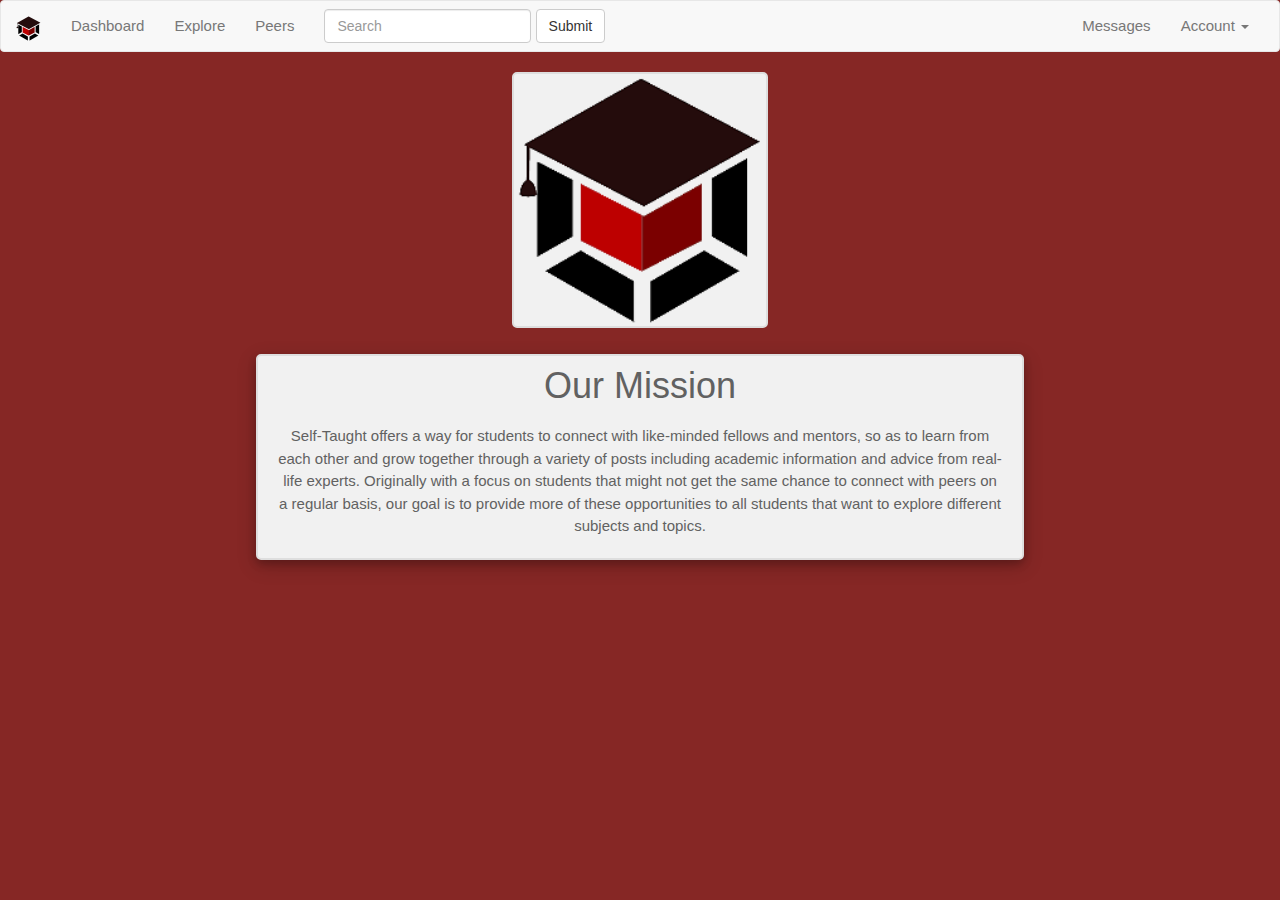
<file: Web App/index.html>
<!DOCTYPE html>
<html lang="en">
    <head>
        <meta charset="utf-8"> 
        <meta name="viewport" content="width=device-width, initial-scale=1">
        <link rel="stylesheet" href="css/styles.css">
        <link rel="stylesheet" href="https://maxcdn.bootstrapcdn.com/bootstrap/3.3.7/css/bootstrap.min.css">
        <script src="https://ajax.googleapis.com/ajax/libs/jquery/3.2.1/jquery.min.js"></script>
        <script src="https://maxcdn.bootstrapcdn.com/bootstrap/3.3.7/js/bootstrap.min.js"></script>
        <link rel="stylesheet" href="https://www.w3schools.com/w3css/4/w3.css">
    </head>

    <body class="brick-background">
        <!-- Load Navigation bar-->
        <div id="nav-placeholder"></div>
        <script>
            $(function(){
                $("#nav-placeholder").load("navbar.html");
            });
        </script>

        <div class="center">
            <img alt="Logo" src="images\Logo.png" style="width: 20%; border: 2px solid #dedede;
            background-color: #f1f1f1;
            border-radius: 5px;">
        </div>

        <div class="light-box center" style="color: rgb(97, 97, 97); margin-right: 20%; margin-left: 20%; margin-top: 2%">
            <h1>
                Our Mission
            </h1>
            <p style="margin: 20px">
                Self-Taught offers a way for students to connect with like-minded fellows and mentors, so as
                to learn from each other and grow together through a variety of posts including academic
                information and advice from real-life experts.
                Originally with a focus on students that might not get the same chance to connect with peers on a 
                regular basis, our goal is to provide more of these opportunities to all students that want to explore 
                different subjects and topics.
            </p>
        </div>
    </body>
</hmtl>
</file>
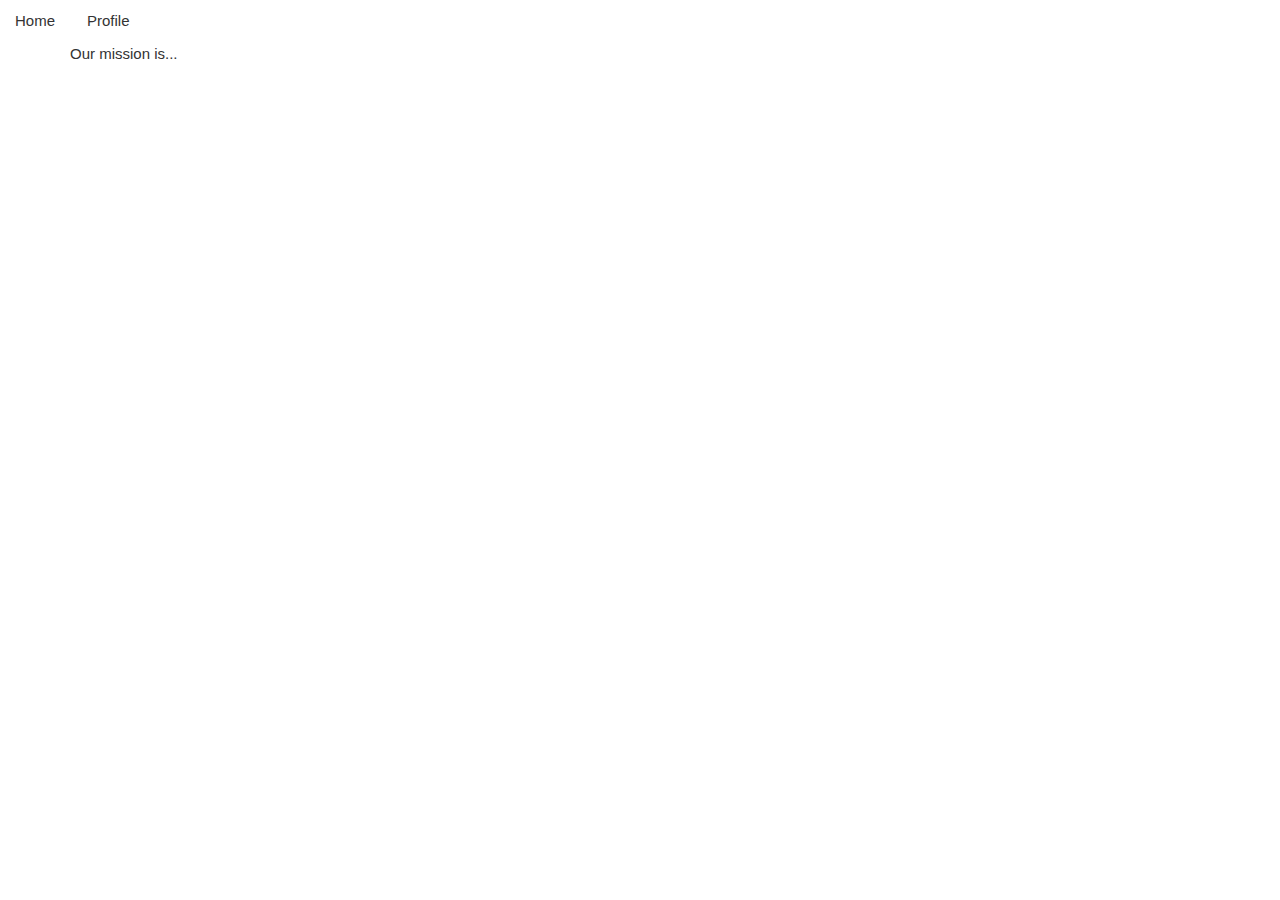
<file: Web App/about.html>
<!DOCTYPE html>
<html lang="en">
    <head>
        <meta charset="utf-8"> 
        <meta name="viewport" content="width=device-width, initial-scale=1">
        <link rel="stylesheet" type="text/css" href="css/styles.css">
        <link rel="stylesheet" href="https://maxcdn.bootstrapcdn.com/bootstrap/3.3.7/css/bootstrap.min.css">
        <script src="https://ajax.googleapis.com/ajax/libs/jquery/3.2.1/jquery.min.js"></script>
        <script src="https://maxcdn.bootstrapcdn.com/bootstrap/3.3.7/js/bootstrap.min.js"></script>
        <link rel="stylesheet" href="https://www.w3schools.com/w3css/4/w3.css">
    </head>

    <body>
        <!--HEADER-->
        <ul class="nav nav-pills">
            <li role="Home"><a href="/..">Home</a></li>
            <li role="Log In"><a href="#">Profile</a></li>
        </ul>
        <div class="container">
            <p>
                Our mission is...
            </p>
        </div>
    </body>
</hmtl>
</file>
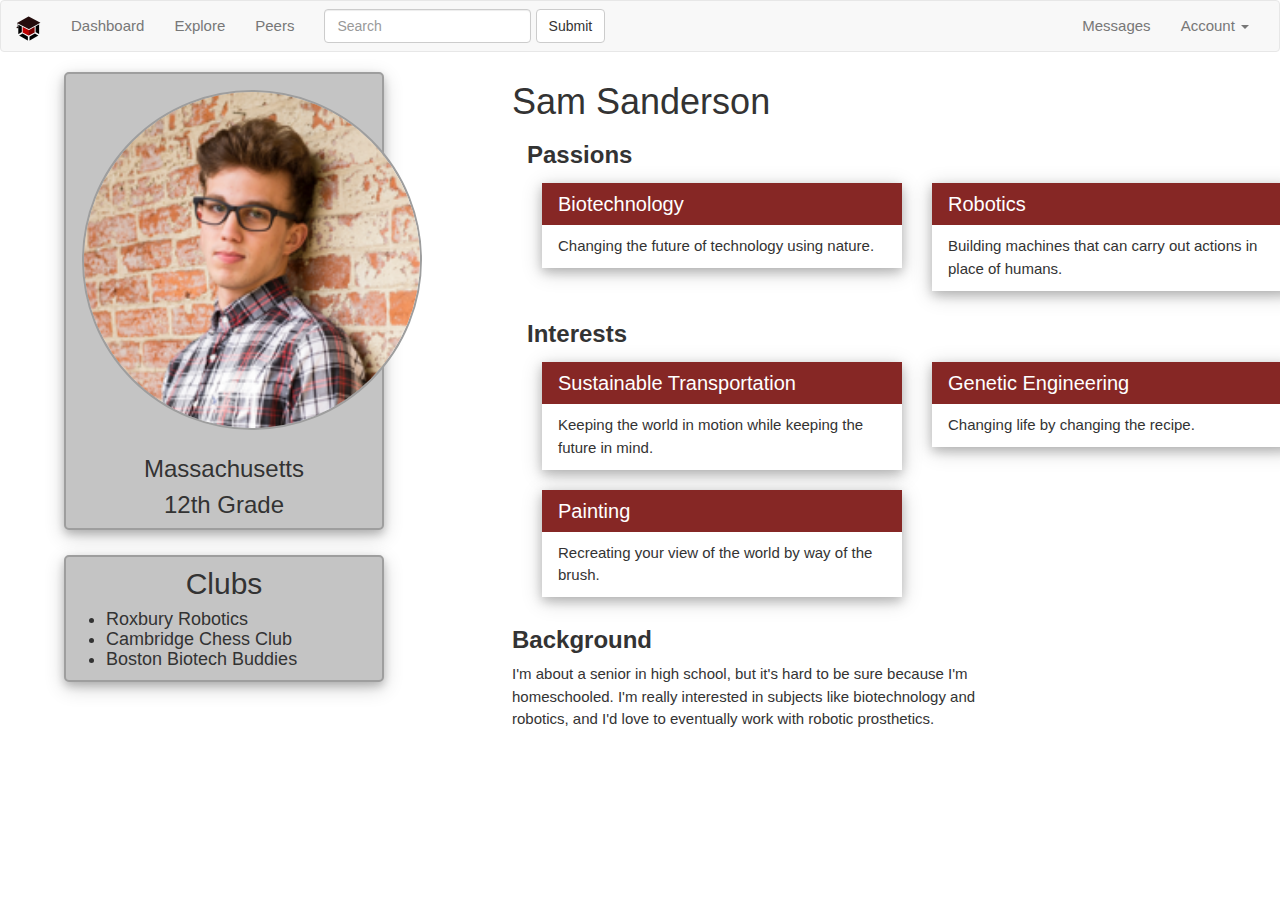
<file: Web App/account.html>
<!DOCTYPE html>
<html lang="en">
    <head>
        <meta charset="utf-8"> 
        <meta name="viewport" content="width=device-width, initial-scale=1">
        <link rel="stylesheet" href="css/styles.css">
        <link rel="stylesheet" href="https://maxcdn.bootstrapcdn.com/bootstrap/3.3.7/css/bootstrap.min.css">
        <script src="https://ajax.googleapis.com/ajax/libs/jquery/3.2.1/jquery.min.js"></script>
        <script src="https://maxcdn.bootstrapcdn.com/bootstrap/3.3.7/js/bootstrap.min.js"></script>
        <link rel="stylesheet" href="https://www.w3schools.com/w3css/4/w3.css">
        <link rel="stylesheet" href="https://use.fontawesome.com/releases/v5.5.0/css/all.css" integrity="sha384-B4dIYHKNBt8Bc12p+WXckhzcICo0wtJAoU8YZTY5qE0Id1GSseTk6S+L3BlXeVIU" crossorigin="anonymous">
    </head>

    <body>
        <!-- Load Navigation bar-->
        <div id="nav-placeholder"></div>
        <script>
            $(function(){
                $("#nav-placeholder").load("navbar.html");
            });
        </script>

        <div class="column left-col">
            <div class="grey-box">
                <img alt="Logo" src="images\avatar3.png" style="height:340px; 
                border-radius: 50%; margin: 5%; border: 2px solid #9e9e9e;">

                <h3 style="text-align: center">
                    Massachusetts
                </h3>

                <h3 style="text-align: center">
                    12th Grade
                </h3>
            </div>

            <div class="grey-box" style="margin-top: 25px;">
                <h2 style="text-align: center">
                    Clubs
                </h2>

                <h5>
                    <ul>
                        <a href="#"><li>Roxbury Robotics</li></a>
                        <a href="#"><li>Cambridge Chess Club</li></a>
                        <a href="#"><li>Boston Biotech Buddies</li></a>
                    </ul>
                </h5>
            </div>
        </div>
        
        <div class="column right-col">
            <h1>
                Sam Sanderson
            </h1>

            <div class="container dash-section">
                <h3><b>Passions</b></h3>
                <div class="container dash-elements">
                    <div class="row">
                        <div class="col-md-4">
                            <div class="w3-card-4">
                                <header class="w3-container brick-background">
                                    <h4>Biotechnology</h4>
                                </header>
                                
                                <div class="w3-container" style="margin-top: 10px">
                                    <p>Changing the future of technology using nature.</p>
                                </div>
                            </div>
                        </div>
                        <div class="col-md-4">
                            <div class="w3-card-4">
                                <header class="w3-container brick-background">
                                    <h4>Robotics</h4>
                                </header>
                                
                                <div class="w3-container" style="margin-top: 10px">
                                    <p>Building machines that can carry out actions in place of humans.</p>
                                </div>
                            </div>
                        </div>
                    </div>
                </div>
            </div>

            <div class="container dash-section">
                <h3><b>Interests</b></h3>
                <div class="container dash-elements">
                    <div class="row">
                        <div class="col-md-4">
                            <div class="w3-card-4">
                                <header class="w3-container brick-background">
                                    <h4>Sustainable Transportation</h4>
                                </header>
                                
                                <div class="w3-container" style="margin-top: 10px">
                                    <p>Keeping the world in motion while keeping the future in mind.</p>
                                </div>
                            </div>
                        </div>
                        <div class="col-md-4">
                            <div class="w3-card-4">
                                <header class="w3-container brick-background">
                                    <h4>Genetic Engineering</h4>
                                </header>
                                
                                <div class="w3-container" style="margin-top: 10px">
                                    <p>Changing life by changing the recipe.</p>
                                </div>
                            </div>
                        </div>
                    </div>
                    <div class="row" style="margin-top: 20px">
                        <div class="col-md-4">
                            <div class="w3-card-4">
                                <header class="w3-container brick-background">
                                    <h4>Painting</h4>
                                </header>
                                
                                <div class="w3-container" style="margin-top: 10px">
                                    <p>Recreating your view of the world by way of the brush.</p>
                                </div>
                            </div>
                        </div>
                    </div>
                </div>
            </div>

            <h3><b>Background</b></h3>
            <p>
                I'm about a senior in high school, but it's hard to be sure because I'm homeschooled. I'm really interested
                in subjects like biotechnology and robotics, and I'd love to eventually work with robotic prosthetics.
            </p>
        </div>

    </body>
</hmtl>
</file>
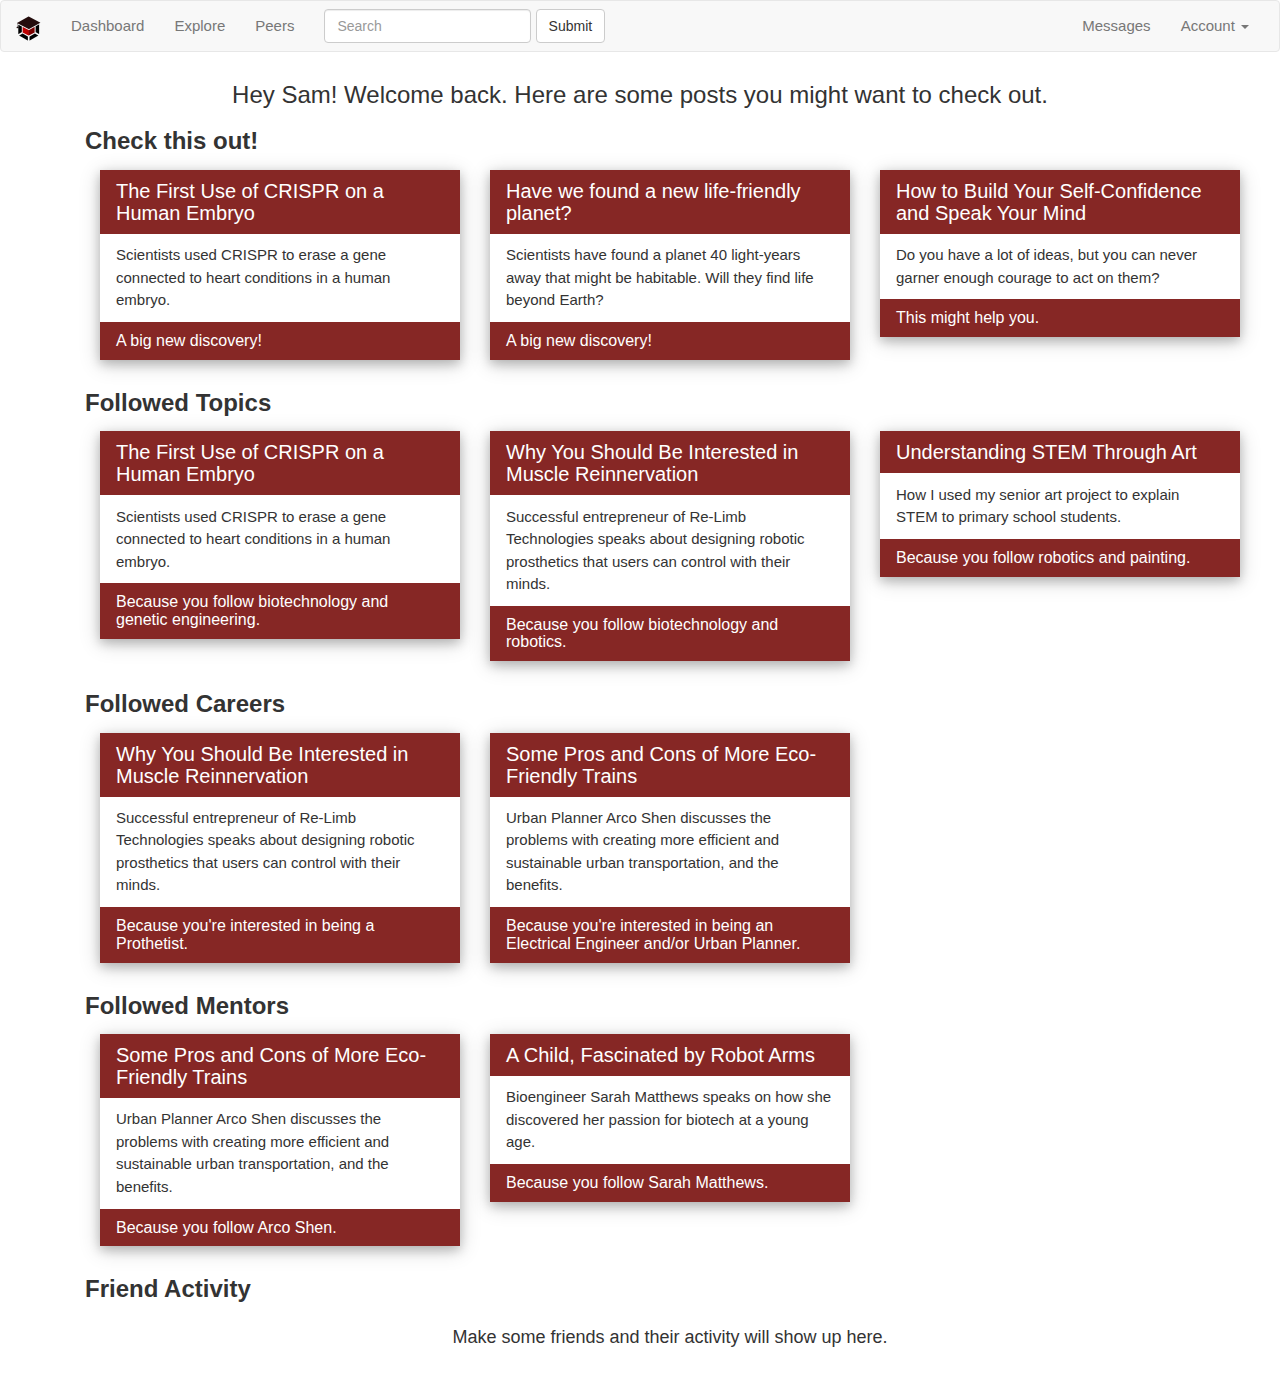
<file: Web App/dashboard.html>
<!DOCTYPE html>
<html lang="en">
    <head>
        <meta charset="utf-8"> 
        <meta name="viewport" content="width=device-width, initial-scale=1">
        <link rel="stylesheet" type="text/css" href="css/styles.css">

        <link rel="stylesheet" href="https://maxcdn.bootstrapcdn.com/bootstrap/3.3.7/css/bootstrap.min.css">

        <script src="https://ajax.googleapis.com/ajax/libs/jquery/3.3.1/jquery.min.js"></script>
        <script src="https://maxcdn.bootstrapcdn.com/bootstrap/3.3.7/js/bootstrap.min.js"></script>
        <link rel="stylesheet" href="https://www.w3schools.com/w3css/4/w3.css">
    </head>

    <body>
        <!-- Load Navigation bar-->
        <div id="nav-placeholder"></div>
        <script>
            $(function(){
                $("#nav-placeholder").load("navbar.html");
            });
        </script>

        <div class="container">

            <div class="center">
                <h3>
                    Hey Sam! Welcome back. Here are some posts you might want to check out.
                </h3>
            </div>
                
            <!--Main Content-->
            <div class="container dash-section">
                <h3><b>Check this out!</b></h3>
                <div class="container dash-elements">
                    <div class="row">
                        <div class="col-md-4">
                            <div class="w3-card-4">
                                <header class="w3-container brick-background">
                                    <h4>The First Use of CRISPR on a Human Embryo</h4>
                                </header>
                                
                                <div class="w3-container" style="margin-top: 10px">
                                    <p>Scientists used CRISPR to erase a gene connected to heart conditions in a human embryo.</p>
                                </div>
                                
                                <footer class="w3-container brick-background">
                                    <h6>A big new discovery!</h6>
                                </footer>
                            </div>
                        </div>
                        <div class="col-md-4">
                            <div class="w3-card-4">
                                <header class="w3-container brick-background">
                                    <h4>Have we found a new life-friendly planet?</h4>
                                </header>
                                
                                <div class="w3-container" style="margin-top: 10px">
                                    <p>Scientists have found a planet 40 light-years away that might be habitable. Will they find life beyond Earth?</p>
                                </div>
                                
                                <footer class="w3-container brick-background">
                                    <h6>A big new discovery!</h6>
                                </footer>
                            </div>
                        </div>
                        <div class="col-md-4">
                            <div class="w3-card-4">
                                <header class="w3-container brick-background">
                                    <h4>How to Build Your Self-Confidence and Speak Your Mind</h4>
                                </header>
                                
                                <div class="w3-container" style="margin-top: 10px">
                                    <p>Do you have a lot of ideas, but you can never garner enough courage to act on them?</p>
                                </div>
                                
                                <footer class="w3-container brick-background">
                                    <h6>This might help you.</h6>
                                </footer>
                            </div>
                        </div>
                    </div>
                </div>
            </div>

            <div class="container dash-section">
                <h3><b>Followed Topics</b></h3>
                <div class="container dash-elements">
                    <div class="row">
                        <div class="col-md-4">
                            <div class="w3-card-4">
                                <header class="w3-container brick-background">
                                    <h4>The First Use of CRISPR on a Human Embryo</h4>
                                </header>
                                
                                <div class="w3-container" style="margin-top: 10px">
                                    <p>Scientists used CRISPR to erase a gene connected to heart conditions in a human embryo.</p>
                                </div>
                                
                                <footer class="w3-container brick-background">
                                    <h6>Because you follow biotechnology and genetic engineering.</h6>
                                </footer>
                            </div>
                        </div>
                        <div class="col-md-4">
                            <div class="w3-card-4">
                                <header class="w3-container brick-background">
                                    <h4>Why You Should Be Interested in Muscle Reinnervation</h4>
                                </header>
                                
                                <div class="w3-container" style="margin-top: 10px">
                                    <p>
                                        Successful entrepreneur of Re-Limb Technologies speaks about designing robotic
                                        prosthetics that users can control with their minds.
                                    </p>
                                </div>
                                
                                <footer class="w3-container brick-background">
                                    <h6>Because you follow biotechnology and robotics.</h6>
                                </footer>
                            </div>
                        </div>
                        <div class="col-md-4">
                            <div class="w3-card-4">
                                <header class="w3-container brick-background">
                                    <h4>Understanding STEM Through Art</h4>
                                </header>
                                
                                <div class="w3-container" style="margin-top: 10px">
                                    <p>
                                        How I used my senior art project to explain STEM to primary school students.
                                    </p>
                                </div>
                                
                                <footer class="w3-container brick-background">
                                    <h6>Because you follow robotics and painting.</h6>
                                </footer>
                            </div>
                        </div>
                    </div>
                </div>
            </div>

            <div class="container dash-section">
                <h3><b>Followed Careers</b></h3>
                <div class="container dash-elements">
                    <div class="row">
                        <div class="col-md-4">
                            <div class="w3-card-4">
                                <header class="w3-container brick-background">
                                    <h4>Why You Should Be Interested in Muscle Reinnervation</h4>
                                </header>
                                
                                <div class="w3-container" style="margin-top: 10px">
                                    <p>
                                        Successful entrepreneur of Re-Limb Technologies speaks about designing robotic
                                        prosthetics that users can control with their minds.
                                    </p>
                                </div>
                                
                                <footer class="w3-container brick-background">
                                    <h6>Because you're interested in being a Prothetist.</h6>
                                </footer>
                            </div>
                        </div>
                        <div class="col-md-4">
                            <div class="w3-card-4">
                                <header class="w3-container brick-background">
                                    <h4>Some Pros and Cons of More Eco-Friendly Trains</h4>
                                </header>
                                
                                <div class="w3-container" style="margin-top: 10px">
                                    <p>Urban Planner Arco Shen discusses the problems with creating more efficient and sustainable
                                        urban transportation, and the benefits.
                                    </p>
                                </div>
                                
                                <footer class="w3-container brick-background">
                                    <h6>Because you're interested in being an Electrical Engineer and/or Urban Planner.</h6>
                                </footer>
                            </div>
                        </div>
                    </div>
                </div>
            </div>

            <div class="container dash-section">
                <h3><b>Followed Mentors</b></h3>
                <div class="container dash-elements">
                    <div class="row">
                        <div class="col-md-4">
                            <div class="w3-card-4">
                                <header class="w3-container brick-background">
                                    <h4>Some Pros and Cons of More Eco-Friendly Trains</h4>
                                </header>
                                
                                <div class="w3-container" style="margin-top: 10px">
                                    <p>Urban Planner Arco Shen discusses the problems with creating more efficient and sustainable
                                        urban transportation, and the benefits.
                                    </p>
                                </div>
                                
                                <footer class="w3-container brick-background">
                                    <h6>Because you follow Arco Shen.</h6>
                                </footer>
                            </div>
                        </div>
                        <div class="col-md-4">
                            <div class="w3-card-4">
                                <header class="w3-container brick-background">
                                    <h4>A Child, Fascinated by Robot Arms</h4>
                                </header>
                                
                                <div class="w3-container" style="margin-top: 10px">
                                    <p>
                                        Bioengineer Sarah Matthews speaks on how she discovered her passion for biotech at a
                                        young age.
                                    </p>
                                </div>
                                
                                <footer class="w3-container brick-background">
                                    <a href="mentor.html"><h6>Because you follow Sarah Matthews.</h6></a>
                                </footer>
                            </div>
                        </div>
                    </div>
                </div>
            </div>

            <div class="container dash-section">
                <h3><b>Friend Activity</b></h3>
                <div class="container dash-elements">
                    <div class="center">
                        <h5>
                            Make some friends and their activity will show up here.
                        </h5>
                    </div>
                </div>
            </div>
        </div>
    </body>
</hmtl>
</file>
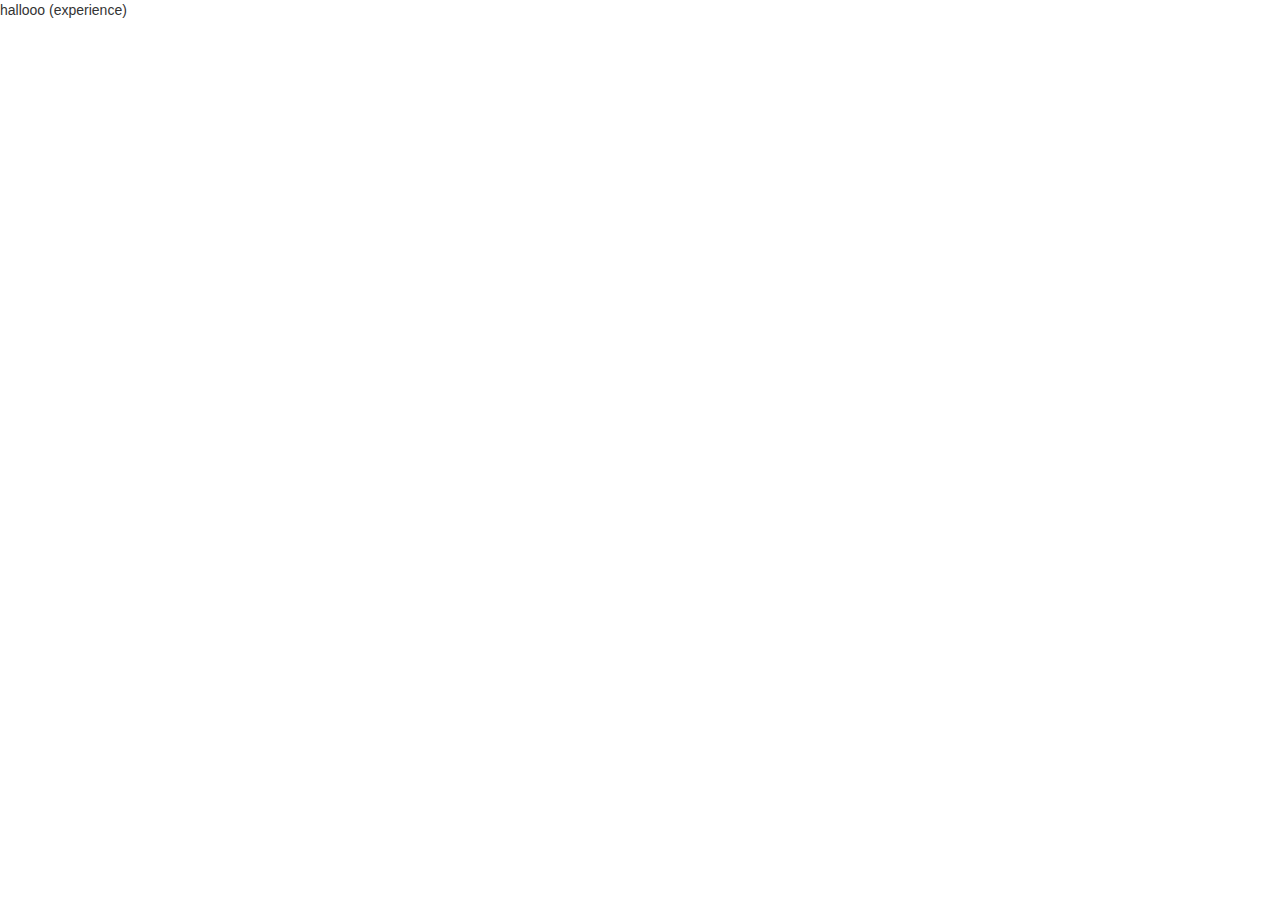
<file: Web App/experience.html>
<!DOCTYPE html>
<html lang="en">
    <head>
        <meta charset="utf-8"> 
        <meta name="viewport" content="width=device-width, initial-scale=1">
        <link rel="stylesheet" href="https://maxcdn.bootstrapcdn.com/bootstrap/3.3.7/css/bootstrap.min.css">
        <script src="https://ajax.googleapis.com/ajax/libs/jquery/3.2.1/jquery.min.js"></script>
        <script src="https://maxcdn.bootstrapcdn.com/bootstrap/3.3.7/js/bootstrap.min.js"></script>
    </head>
         
    hallooo (experience)
</hmtl>
</file>
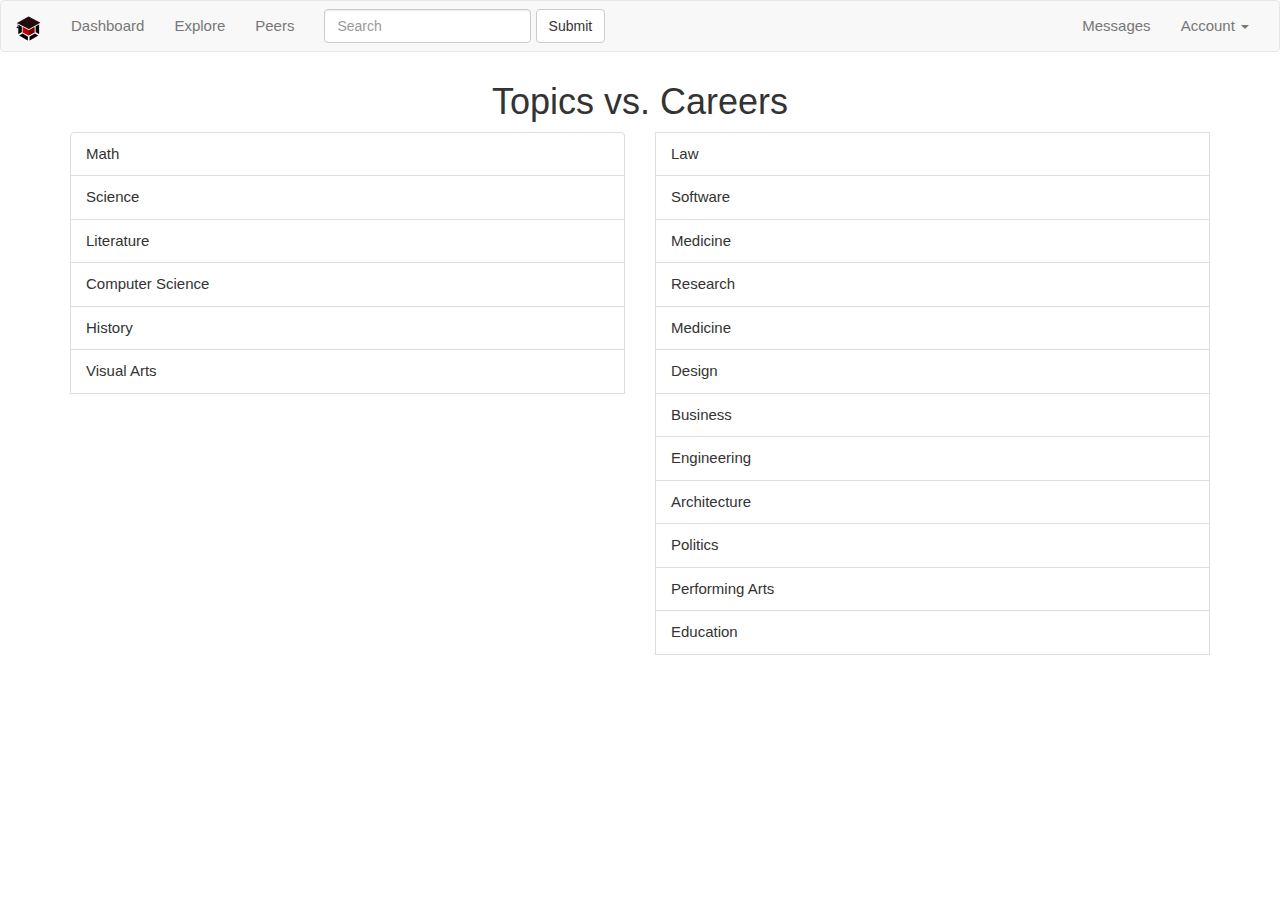
<file: Web App/explore.html>
<!DOCTYPE html>
<html lang="en">
    <head>
        <meta charset="utf-8"> 
        <meta name="viewport" content="width=device-width, initial-scale=1">
        <link rel="stylesheet" type="text/css" href="css/styles.css">
        <link rel="stylesheet" href="https://maxcdn.bootstrapcdn.com/bootstrap/3.3.7/css/bootstrap.min.css">
        <script src="https://ajax.googleapis.com/ajax/libs/jquery/3.2.1/jquery.min.js"></script>
        <script src="https://maxcdn.bootstrapcdn.com/bootstrap/3.3.7/js/bootstrap.min.js"></script>
        <link rel="stylesheet" href="https://www.w3schools.com/w3css/4/w3.css">
    </head>

    <body>
        <!-- Load Navigation bar-->
        <div id="nav-placeholder"></div>
        <script>
            $(function(){
                $("#nav-placeholder").load("navbar.html");
            });
        </script>
        
        <div class="container">
            <!--Main Content-->
            <h1 style="text-align:center">Topics vs. Careers</h1>
            <div class="row">
                <div class="col-md-6">
                    <ul class="list-group">
                        <li class="list-group-item"><a>Math</a></li>
                        <li class="list-group-item"><a>Science</a></li>
                        <li class="list-group-item"><a>Literature<a></li>
                        <li class="list-group-item"><a href="/computerScience.html">Computer Science<a></li>
                        <li class="list-group-item"><a>History<a></li>
                        <li class="list-group-item"><a>Visual Arts<a></li>
                    </ul>
                </div>
                <div class="col-md-6">
                    <ul class="list-group">
                        <li class="list-group-item"><a>Law</a></li>
                        <li class="list-group-item"><a>Software</a></li>
                        <li class="list-group-item"><a>Medicine<a></li>
                        <li class="list-group-item"><a>Research<a></li>
                        <li class="list-group-item"><a>Medicine<a></li>
                        <li class="list-group-item"><a>Design<a></li>
                        <li class="list-group-item"><a>Business</a></li>
                        <li class="list-group-item"><a>Engineering</a></li>
                        <li class="list-group-item"><a>Architecture<a></li>
                        <li class="list-group-item"><a>Politics<a></li>
                        <li class="list-group-item"><a>Performing Arts<a></li>
                        <li class="list-group-item"><a>Education<a></li>
                    </ul>
                </div>
            </div>
        </div>
    </body>
</hmtl>
</file>
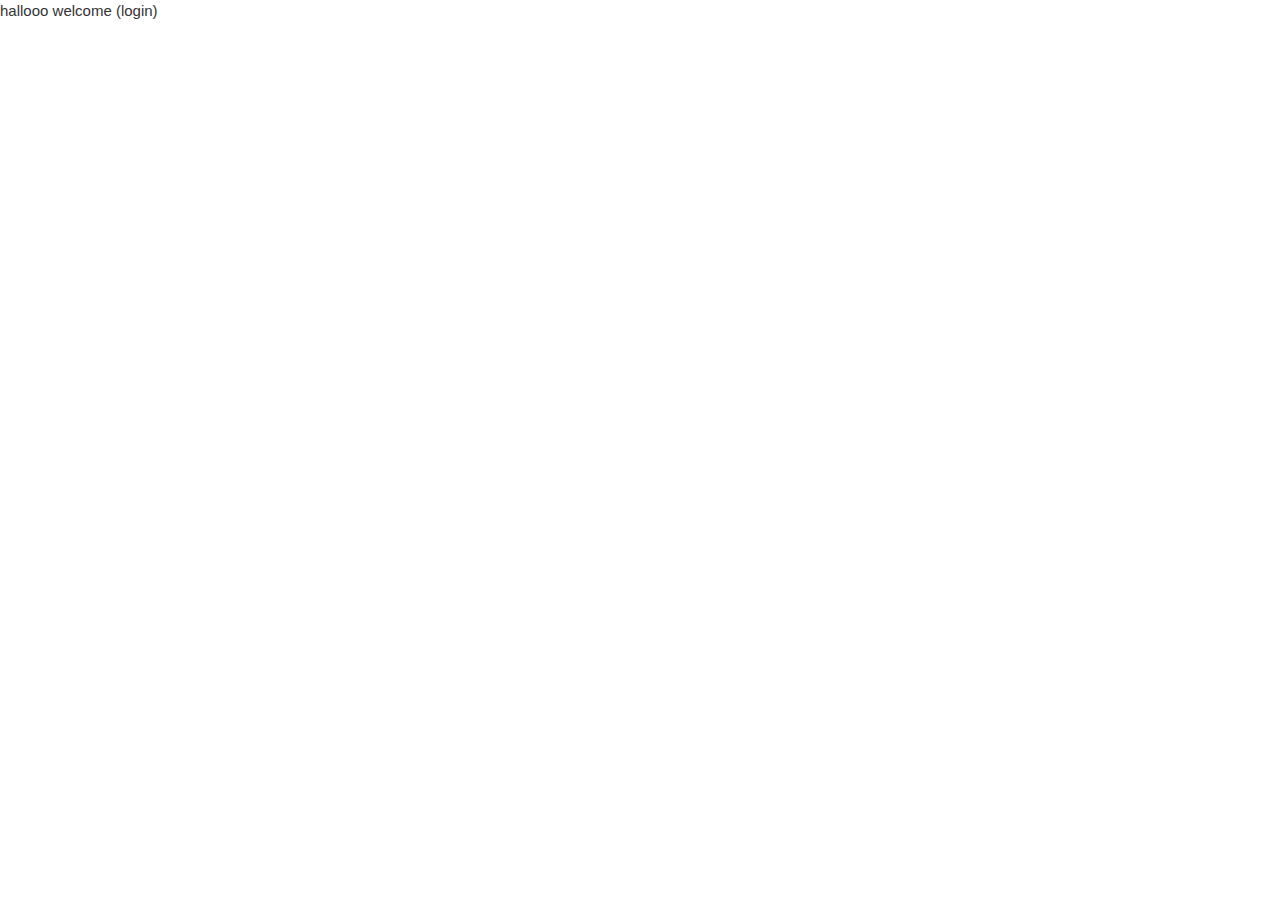
<file: Web App/login.html>
<!DOCTYPE html>
<html lang="en">
    <head>
        <meta charset="utf-8"> 
        <meta name="viewport" content="width=device-width, initial-scale=1">
        <link rel="stylesheet" href="https://maxcdn.bootstrapcdn.com/bootstrap/3.3.7/css/bootstrap.min.css">
        <script src="https://ajax.googleapis.com/ajax/libs/jquery/3.2.1/jquery.min.js"></script>
        <script src="https://maxcdn.bootstrapcdn.com/bootstrap/3.3.7/js/bootstrap.min.js"></script>
        <link rel="stylesheet" href="https://www.w3schools.com/w3css/4/w3.css">
    </head>
            
    hallooo welcome (login)
</hmtl>
</file>
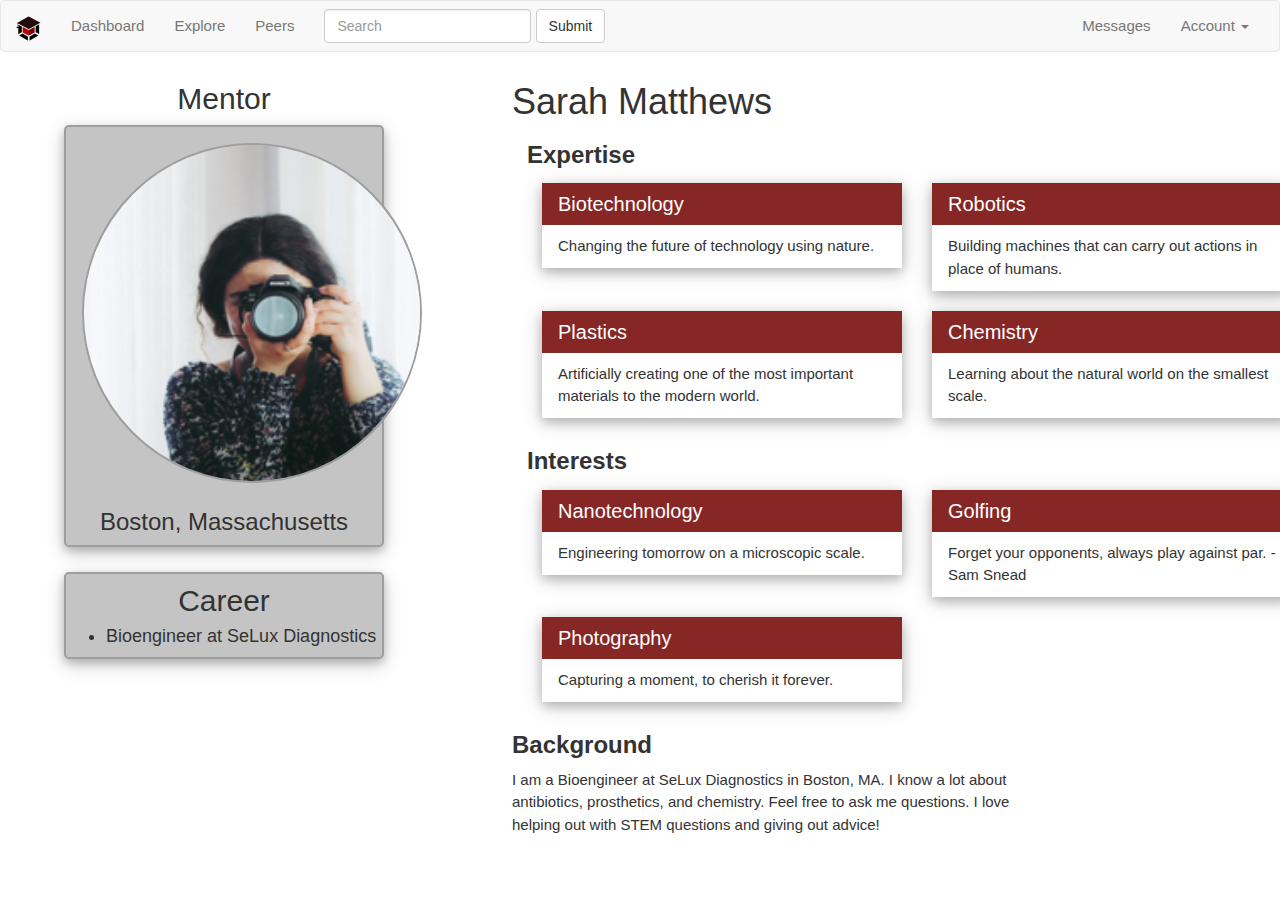
<file: Web App/mentor.html>
<!DOCTYPE html>
<html lang="en">
    <head>
        <meta charset="utf-8"> 
        <meta name="viewport" content="width=device-width, initial-scale=1">
        <link rel="stylesheet" href="css/styles.css">
        <link rel="stylesheet" href="https://maxcdn.bootstrapcdn.com/bootstrap/3.3.7/css/bootstrap.min.css">
        <script src="https://ajax.googleapis.com/ajax/libs/jquery/3.2.1/jquery.min.js"></script>
        <script src="https://maxcdn.bootstrapcdn.com/bootstrap/3.3.7/js/bootstrap.min.js"></script>
        <link rel="stylesheet" href="https://www.w3schools.com/w3css/4/w3.css">
        <link rel="stylesheet" href="https://use.fontawesome.com/releases/v5.5.0/css/all.css" integrity="sha384-B4dIYHKNBt8Bc12p+WXckhzcICo0wtJAoU8YZTY5qE0Id1GSseTk6S+L3BlXeVIU" crossorigin="anonymous">
    </head>

    <body>
        <!-- Load Navigation bar-->
        <div id="nav-placeholder"></div>
        <script>
            $(function(){
                $("#nav-placeholder").load("navbar.html");
            });
        </script>

        <div class="column left-col">
            <div class="text-align: center">
                <h2>
                    Mentor
                </h2>
            </div>

            <div class="grey-box">
                <img alt="Logo" src="images\avatar6.png" style="height:340px; 
                border-radius: 50%; margin: 5%; border: 2px solid #9e9e9e;">

                <h3 style="text-align: center">
                    Boston, Massachusetts
                </h3>

                <h3 style="text-align: center">
                    <i class="fas fa-star"></i>
                    <i class="fas fa-star"></i>
                    <i class="fas fa-star"></i>
                    <i class="fas fa-star"></i>
                    <i class="fas fa-star-half-alt"></i>
                </h3>
            </div>

            <div class="grey-box" style="margin-top: 25px;">
                <h2 style="text-align: center">
                    Career
                </h2>

                <h5>
                    <ul>
                        <a href="#"><li>Bioengineer at SeLux Diagnostics</li></a>
                    </ul>
                </h5>
            </div>
        </div>
        
        <div class="column right-col">
            <h1>
                Sarah Matthews
            </h1>

            <div class="container dash-section">
                <h3><b>Expertise</b></h3>
                <div class="container dash-elements">
                    <div class="row">
                        <div class="col-md-4">
                            <div class="w3-card-4">
                                <header class="w3-container brick-background">
                                    <h4>Biotechnology</h4>
                                </header>
                                
                                <div class="w3-container" style="margin-top: 10px">
                                    <p>Changing the future of technology using nature.</p>
                                </div>
                            </div>
                        </div>
                        <div class="col-md-4">
                            <div class="w3-card-4">
                                <header class="w3-container brick-background">
                                    <h4>Robotics</h4>
                                </header>
                                
                                <div class="w3-container" style="margin-top: 10px">
                                    <p>Building machines that can carry out actions in place of humans.</p>
                                </div>
                            </div>
                        </div>
                    </div>
                    <div class="row" style="margin-top: 20px">
                        <div class="col-md-4">
                            <div class="w3-card-4">
                                <header class="w3-container brick-background">
                                    <h4>Plastics</h4>
                                </header>
                                
                                <div class="w3-container" style="margin-top: 10px">
                                    <p>
                                        Artificially creating one of the most important materials to the modern world.
                                    </p>
                                </div>
                            </div>
                        </div>
                        <div class="col-md-4">
                            <div class="w3-card-4">
                                <header class="w3-container brick-background">
                                    <h4>Chemistry</h4>
                                </header>
                                
                                <div class="w3-container" style="margin-top: 10px">
                                    <p>
                                        Learning about the natural world on the smallest scale.
                                    </p>
                                </div>
                            </div>
                        </div>
                    </div>
                </div>
            </div>

            <div class="container dash-section">
                <h3><b>Interests</b></h3>
                <div class="container dash-elements">
                    <div class="row">
                        <div class="col-md-4">
                            <div class="w3-card-4">
                                <header class="w3-container brick-background">
                                    <h4>Nanotechnology</h4>
                                </header>
                                
                                <div class="w3-container" style="margin-top: 10px">
                                    <p>
                                        Engineering tomorrow on a microscopic scale.
                                    </p>
                                </div>
                            </div>
                        </div>
                        <div class="col-md-4">
                            <div class="w3-card-4">
                                <header class="w3-container brick-background">
                                    <h4>Golfing</h4>
                                </header>
                                
                                <div class="w3-container" style="margin-top: 10px">
                                    <p>
                                        Forget your opponents, always play against par. - Sam Snead
                                    </p>
                                </div>
                            </div>
                        </div>
                    </div>
                    <div class="row" style="margin-top: 20px">
                        <div class="col-md-4">
                            <div class="w3-card-4">
                                <header class="w3-container brick-background">
                                    <h4>Photography</h4>
                                </header>
                                
                                <div class="w3-container" style="margin-top: 10px">
                                    <p>
                                        Capturing a moment, to cherish it forever.
                                    </p>
                                </div>
                            </div>
                        </div>
                    </div>
                </div>
            </div>

            <h3><b>Background</b></h3>
            <p>
                I am a Bioengineer at SeLux Diagnostics in Boston, MA. I know a lot about antibiotics, prosthetics, and chemistry.
                Feel free to ask me questions. I love helping out with STEM questions and giving out advice!
            </p>
        </div>

    </body>
</hmtl>
</file>
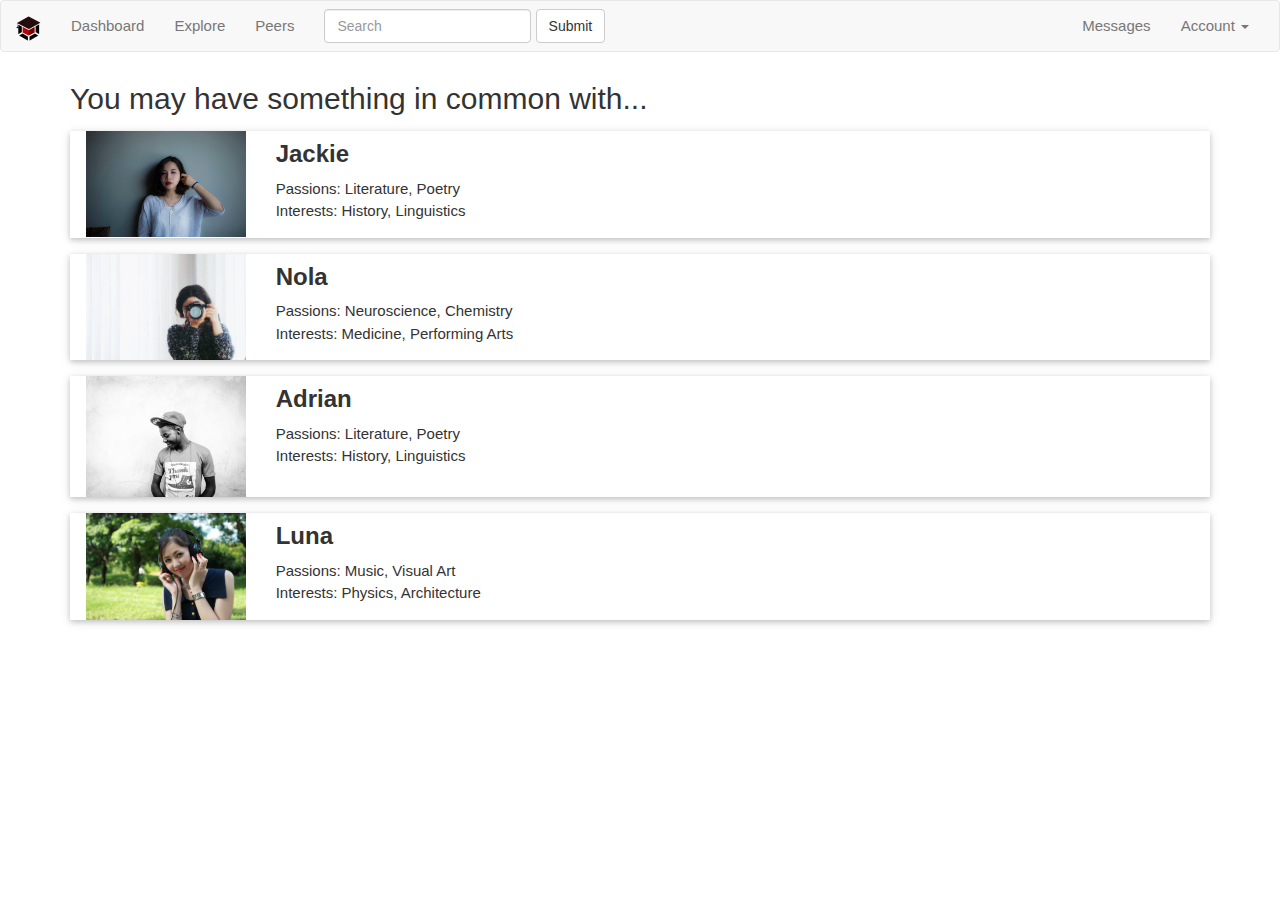
<file: Web App/peers.html>
<!DOCTYPE html>
<html lang="en">
    <head>
        <meta charset="utf-8"> 
        <meta name="viewport" content="width=device-width, initial-scale=1">
        <link rel="stylesheet" type="text/css" href="css/styles.css">
        <link rel="stylesheet" href="https://maxcdn.bootstrapcdn.com/bootstrap/3.3.7/css/bootstrap.min.css">
        <script src="https://ajax.googleapis.com/ajax/libs/jquery/3.2.1/jquery.min.js"></script>
        <script src="https://maxcdn.bootstrapcdn.com/bootstrap/3.3.7/js/bootstrap.min.js"></script>
        <link rel="stylesheet" href="https://www.w3schools.com/w3css/4/w3.css">
    </head>

    <body>
        <!-- Load Navigation bar-->
        <div id="nav-placeholder"></div>
        <script>
            $(function(){
                $("#nav-placeholder").load("navbar.html");
            });
        </script>
        <!--HEADER-->
        <div class="container">
            <h2>You may have something in common with...</h2>
            <div class="w3-panel w3-card">
                <div class="row">
                    <div class="col-md-2">
                        <img src="images/avatar2.jpg" style="width:100%">
                    </div>
                    <div class="col-md-10">
                        <h3><b>Jackie</b></h3>
                        <p>Passions: Literature, Poetry</br>
                        Interests: History, Linguistics</br>
                        </p>
                    </div>
                </div> 
            </div>
            <div class="w3-panel w3-card">
                <div class="row">
                    <div class="col-md-2">
                        <img src="images/mentorAvatar2.jpg" style="width:100%">
                    </div>
                    <div class="col-md-10">
                        <h3><b>Nola</b></h3>
                        <p>Passions: Neuroscience, Chemistry</br>
                        Interests: Medicine, Performing Arts</br>
                        </p>
                    </div>
                </div> 
            </div>
            <div class="w3-panel w3-card">
                <div class="row">
                    <div class="col-md-2">
                        <img src="images/avatar5.jpg" style="width:100%">
                    </div>
                    <div class="col-md-10">
                        <h3><b>Adrian</b></h3>
                        <p>Passions: Literature, Poetry</br>
                        Interests: History, Linguistics</br>
                        </p>
                    </div>
                </div> 
            </div>
            <div class="w3-panel w3-card">
                <div class="row">
                    <div class="col-md-2">
                        <img src="images/avatar4.jpg" style="width:100%">
                    </div>
                    <div class="col-md-10">
                        <h3><b>Luna</b></h3>
                        <p>Passions: Music, Visual Art</br>
                        Interests: Physics, Architecture</br>
                        </p>
                    </div>
                </div> 
            </div>
        </div>
    </body>
</hmtl>
</file>
<file: Web App/css/styles.css>
.dash-section {
    padding-bottom: 20px
}

.dash-elements {
    padding-top: 5px
}

.center {
    text-align: center
}

.brick-background {
    background-color: #862725; 
    color: #fff;
}

.message-side-menu {
    height: 92.8%;
    width: 160px;
    position: fixed;
    z-index: 1;
    top: 7.2%;
    left: 0;
    background-color: #cfcfcf;
    overflow-x: hidden;
    padding-top: 20px;
}

.message-side-menu a {
    padding: 6px 8px 6px 16px;
    text-decoration: none;
    font-size: 25px;
    color: #414141;
    display: block;
}

.message-side-menu b {
    padding: 6px 8px 6px 16px;
    text-decoration: none;
    font-size: 25px;
    color: #414141;
    display: block;
}

.message-side-menu img {
    float: left;
    border: 2px solid #9e9e9e;
    margin-top: 5px;
    margin-right: 10px;
    border-radius: 50%;
}

.message {
    box-shadow: 0 4px 8px 0 rgba(0, 0, 0, 0.2), 0 6px 20px 0 rgba(0, 0, 0, 0.19);
    border: 2px solid #dedede;
    background-color: #f1f1f1;
    border-radius: 5px;
    width: 75%;
    padding: 10px;
    margin: 10px 0px;
    margin-left: 250px;
}

.darker {
    border-color: #ccc;
    background-color: #ddd;
}

.textbox {
    box-shadow: 0 4px 8px 0 rgba(0, 0, 0, 0.2), 0 6px 20px 0 rgba(0, 0, 0, 0.19);
    background-color: #ffffff;
    top: 80%;
}

.message::after {
    content: "";
    clear: both;
    display: table;
}

.message img {
    float: left;
    max-width: 60px;
    width: 100%;
    height: 100%;
    border: 2px solid #9e9e9e;
    margin-right: 20px;
    border-radius: 50%;
}

.message img.right {
    float: right;
    margin-left: 20px;
    margin-right: 0;
}

.time-right {
    float: right;
    color: #aaa;
}

.time-left {
    float: left;
    color: #999;
}

.column {
    float: left;
}

.left-col {
    margin-left: 5%;
    width: 25%;
}

.grey-box {
    box-shadow: 0 4px 8px 0 rgba(0, 0, 0, 0.2), 0 6px 20px 0 rgba(0, 0, 0, 0.19);
    border: 2px solid #9e9e9e;
    background-color: #c4c4c4;
    border-radius: 5px;
}

.light-box {
    box-shadow: 0 4px 8px 0 rgba(0, 0, 0, 0.2), 0 6px 20px 0 rgba(0, 0, 0, 0.19);
    border: 2px solid #dedede;
    background-color: #f1f1f1;
    border-radius: 5px;
}

.right-col {
    width: 50%;
    padding-left: 10%;
}
</file>
